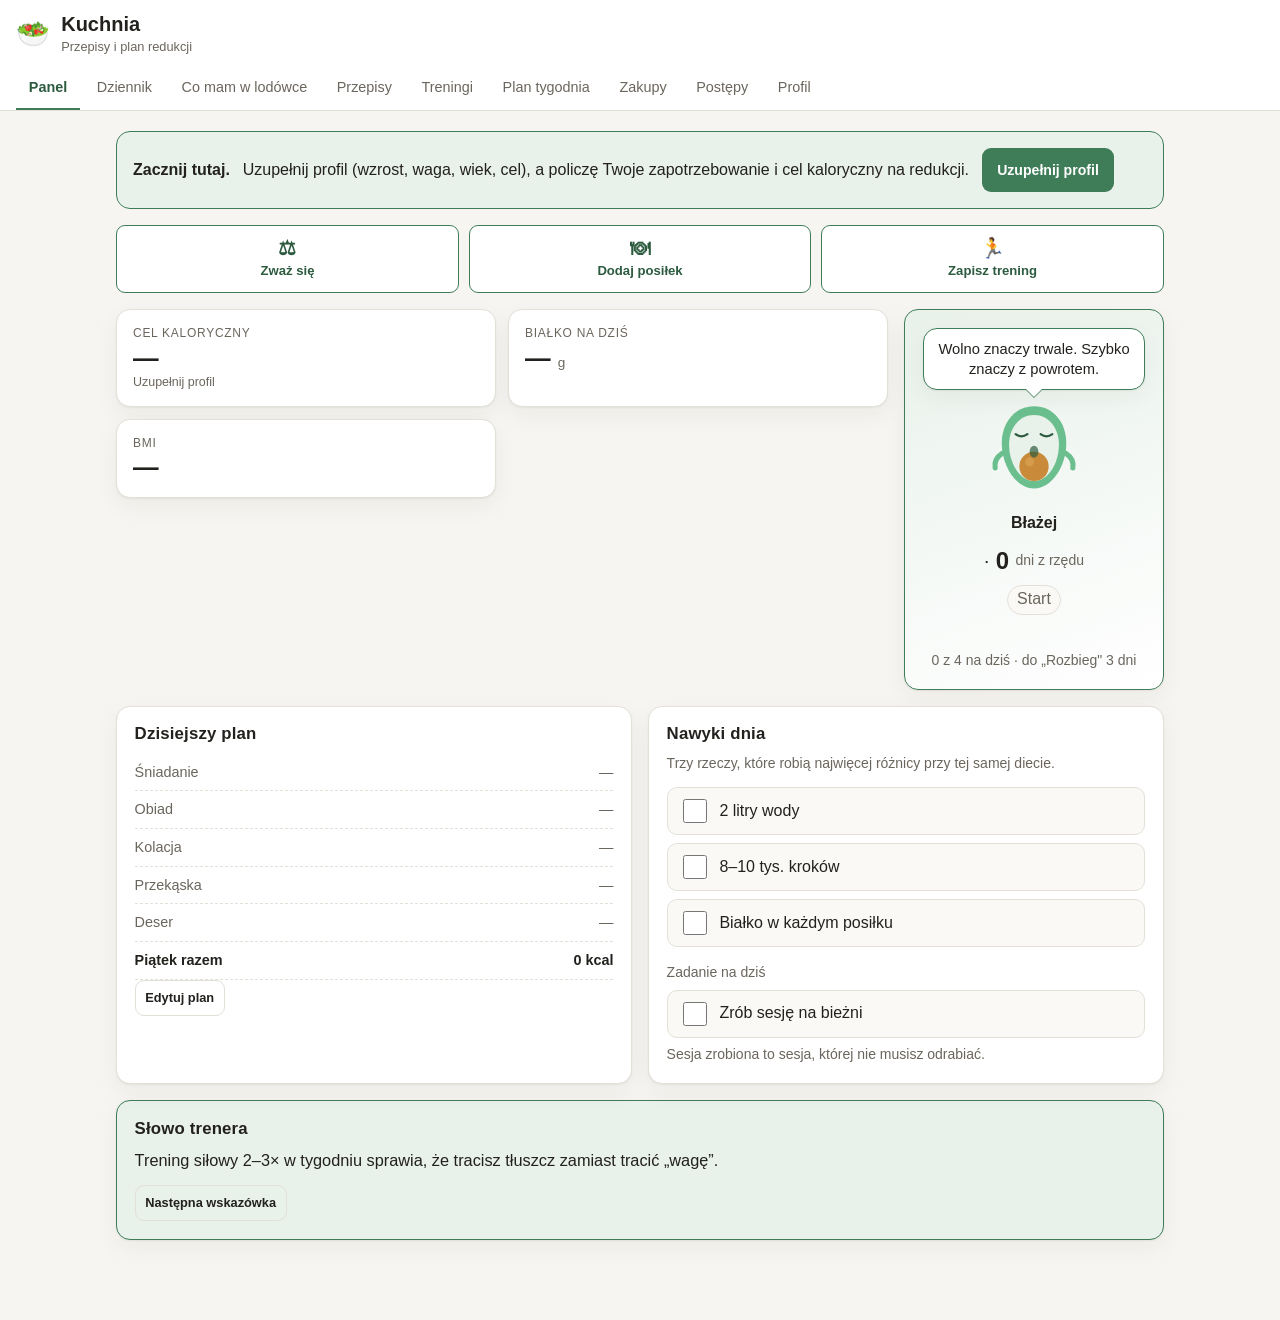
<file: index.html>
<!DOCTYPE html>
<html lang="pl">
<head>
  <meta charset="utf-8">
  <meta name="viewport" content="width=device-width, initial-scale=1, viewport-fit=cover">
  <title>Kuchnia — Przepisy i redukcja</title>
  <meta name="description" content="Przepisy dopasowane do zawartości lodówki, plan tygodnia, lista zakupów i dziennik wagi.">
  <meta name="theme-color" content="#3f7d58">
  <meta name="mobile-web-app-capable" content="yes">
  <meta name="apple-mobile-web-app-capable" content="yes">
  <meta name="apple-mobile-web-app-status-bar-style" content="default">
  <meta name="apple-mobile-web-app-title" content="Kuchnia">
  <link rel="stylesheet" href="assets/css/style.css">
  <link rel="manifest" href="manifest.json">
  <link rel="icon" href="assets/icons/icon.svg" type="image/svg+xml">
  <link rel="apple-touch-icon" href="assets/icons/apple-touch-icon.png">
</head>
<body>

<header class="topbar">
  <div class="brand">
    <span class="brand-mark">🥗</span>
    <div>
      <h1>Kuchnia</h1>
      <p class="brand-sub">Przepisy i plan redukcji</p>
    </div>
  </div>
  <nav class="tabs" id="tabs">
    <button class="tab is-active" data-view="panel">Panel</button>
    <button class="tab" data-view="dziennik">Dziennik</button>
    <button class="tab" data-view="lodowka">Co mam w lodówce</button>
    <button class="tab" data-view="przepisy">Przepisy</button>
    <button class="tab" data-view="treningi">Treningi</button>
    <button class="tab" data-view="plan">Plan tygodnia</button>
    <button class="tab" data-view="zakupy">Zakupy</button>
    <button class="tab" data-view="postepy">Postępy</button>
    <button class="tab" data-view="profil">Profil</button>
  </nav>
</header>

<main id="app">

  <!-- ======================= PANEL ======================= -->
  <section class="view is-active" id="view-panel">
    <div id="panel-setup" class="callout hidden">
      <strong>Zacznij tutaj.</strong> Uzupełnij profil (wzrost, waga, wiek, cel),
      a policzę Twoje zapotrzebowanie i cel kaloryczny na redukcji.
      <button class="btn btn-primary" data-goto="profil">Uzupełnij profil</button>
    </div>

    <div class="quick" id="panel-quick"></div>

    <div class="panel-top">
      <div class="stat-grid" id="panel-stats"></div>
      <div class="card mascot-card" id="panel-mascot"></div>
    </div>

    <div class="cols">
      <div class="card">
        <h2>Dzisiejszy plan</h2>
        <div id="panel-today"></div>
      </div>
      <div class="card">
        <h2>Nawyki dnia</h2>
        <p class="muted small">Trzy rzeczy, które robią najwięcej różnicy przy tej samej diecie.</p>
        <div id="panel-habits" class="habits"></div>
        <div id="panel-task"></div>
      </div>
    </div>

    <div class="card tip-card">
      <h2>Słowo trenera</h2>
      <p id="panel-tip" class="tip-text"></p>
      <button class="btn btn-ghost btn-sm" id="tip-next">Następna wskazówka</button>
    </div>
  </section>

  <!-- ======================= DZIENNIK ======================= -->
  <section class="view" id="view-dziennik">
    <div class="card">
      <div class="row row-wrap" style="justify-content:space-between">
        <h2 style="margin:0">Co dziś zjadłem</h2>
        <label class="field" style="max-width:170px">Dzień
          <input type="date" id="d-date">
        </label>
      </div>
      <div id="diary-summary"></div>
    </div>

    <div class="card">
      <h2>Dodaj do dziennika</h2>
      <div class="chips" id="diary-source">
        <button class="chip is-active" data-src="przepisy">Z przepisów</button>
        <button class="chip" data-src="produkty">Produkty</button>
        <button class="chip" data-src="baza">Szukaj w bazie online</button>
        <button class="chip" data-src="fastfood">Na mieście</button>
        <button class="chip" data-src="wlasne">Moje potrawy</button>
        <button class="chip" data-src="reczne">Wpisz ręcznie</button>
      </div>
      <div id="diary-add"></div>
    </div>

    <div class="card">
      <h2>Posiłki dnia</h2>
      <div id="diary-list"></div>
    </div>

    <div class="card">
      <h2>Kreator własnej potrawy</h2>
      <p class="muted">
        Składasz danie ze składników — np. pinsa, szynka, ser — a aplikacja
        liczy kalorie całości i jednej porcji. Gotową potrawę zapiszesz
        i użyjesz jednym kliknięciem następnym razem.
      </p>
      <div class="row row-wrap">
        <label class="field" style="flex:2;min-width:180px">Składnik
          <input type="text" id="comp-name" list="comp-list" placeholder="np. ser żółty">
          <datalist id="comp-list"></datalist>
        </label>
        <label class="field">Ilość (g)
          <input type="text" inputmode="decimal" id="comp-qty" placeholder="np. 50">
        </label>
        <button class="btn btn-ghost" id="comp-add">Dodaj składnik</button>
      </div>
      <div id="comp-items"></div>
      <div class="row row-wrap" style="margin-top:.6rem">
        <label class="field" style="flex:2;min-width:180px">Nazwa potrawy
          <input type="text" id="comp-title" placeholder="np. Pinsa z szynką i serem">
        </label>
        <label class="field">Porcji
          <input type="text" inputmode="numeric" id="comp-serv" value="1">
        </label>
        <button class="btn btn-primary" id="comp-save">Zapisz potrawę</button>
      </div>
    </div>

    <div class="card">
      <h2>Post przerywany</h2>
      <div id="fasting-box"></div>
    </div>
  </section>

  <!-- ======================= LODÓWKA ======================= -->
  <section class="view" id="view-lodowka">
    <div class="card">
      <h2>Co masz w lodówce?</h2>
      <p class="muted">
        Wypisz produkty po przecinku — np. <em>kurczak, ryż, papryka, jogurt</em>.
        Wybierz posiłek, a dopasuję przepisy i pokażę, czego brakuje.
        Sól, pieprz, oliwa i podstawowe przyprawy są zakładane z góry.
      </p>
      <textarea id="fridge-input" rows="3" placeholder="kurczak, ryż, papryka, cebula, jogurt naturalny…"></textarea>
      <div class="chips" id="fridge-meal">
          <button class="chip is-active" data-meal="all">Wszystko</button>
          <button class="chip" data-meal="sniadanie">Śniadanie</button>
          <button class="chip" data-meal="obiad">Obiad</button>
          <button class="chip" data-meal="kolacja">Kolacja</button>
          <button class="chip" data-meal="deser">Deser</button>
        <button class="chip" data-meal="przekaska">Przekąska</button>
      </div>
      <button class="btn btn-primary" id="fridge-go" style="width:100%">Szukaj propozycji</button>
      <label class="habit" style="margin-top:.2rem">
        <input type="checkbox" id="fridge-strict">
        <span>Pokaż tylko to, co zrobię bez wychodzenia do sklepu</span>
      </label>
    </div>
    <div id="fridge-results"></div>
  </section>

  <!-- ======================= TRENINGI ======================= -->
  <section class="view" id="view-treningi">
    <div class="card" id="training-intro"></div>

    <div class="stat-grid" id="training-stats"></div>

    <div class="card">
      <h2>Zapisz trening</h2>
      <div class="row row-wrap">
        <label class="field">Rodzaj
          <select id="t-kind">
            <option value="biezn">Bieżnia</option>
            <option value="sila">Trening siłowy</option>
            <option value="spacer">Spacer na zewnątrz</option>
          </select>
        </label>
        <label class="field">Minuty
          <input type="text" inputmode="numeric" id="t-min" placeholder="np. 30">
        </label>
        <label class="field">Intensywność
          <select id="t-int"></select>
        </label>
        <button class="btn btn-primary" id="t-add">Zapisz</button>
      </div>
      <p class="muted small" id="t-preview"></p>
    </div>

    <div class="card">
      <h2>Program bieżni — 12 tygodni</h2>
      <div id="treadmill-now"></div>
      <details style="margin-top:.8rem">
        <summary class="muted small">Pokaż cały program</summary>
        <div id="treadmill-all"></div>
      </details>
    </div>

    <div class="cols">
      <div class="card" id="strength-a"></div>
      <div class="card" id="strength-b"></div>
    </div>

    <div class="card">
      <h2>Tydzień treningowy</h2>
      <div id="week-template"></div>
    </div>

    <div class="card tip-card">
      <h2>Trener — trening</h2>
      <p id="training-tip" class="tip-text"></p>
      <button class="btn btn-ghost btn-sm" id="ttip-next">Następna wskazówka</button>
    </div>

    <div class="card">
      <h2>Historia treningów</h2>
      <div id="training-history"></div>
    </div>
  </section>

  <!-- ======================= PRZEPISY ======================= -->
  <section class="view" id="view-przepisy">
    <div class="card filters">
      <input type="search" id="search" placeholder="Szukaj przepisu lub składnika…" style="margin-bottom:.6rem">
      <div class="chips" id="filter-meal">
        <button class="chip is-active" data-meal="all">Wszystkie</button>
        <button class="chip" data-meal="sniadanie">Śniadania</button>
        <button class="chip" data-meal="obiad">Obiady</button>
        <button class="chip" data-meal="kolacja">Kolacje</button>
        <button class="chip" data-meal="deser">Desery</button>
        <button class="chip" data-meal="przekaska">Przekąski</button>
        <button class="chip" data-meal="fav">★ Ulubione</button>
      </div>
      <div class="row row-wrap">
        <label class="field">Maks. kcal / porcja
          <input type="number" id="filter-kcal" placeholder="np. 500" min="0" step="50">
        </label>
        <label class="field">Maks. czas (min)
          <input type="number" id="filter-time" placeholder="np. 20" min="0" step="5">
        </label>
        <label class="field">Tag
          <select id="filter-tag"><option value="">— dowolny —</option></select>
        </label>
      </div>
    </div>
    <div class="row"><button class="btn btn-ghost" id="add-recipe-open">+ Dodaj własny przepis</button></div>
    <p class="muted small" id="recipe-count"></p>
    <div class="recipe-grid" id="recipe-list"></div>
  </section>

  <!-- ======================= PLAN ======================= -->
  <section class="view" id="view-plan">
    <div class="card">
      <h2>Plan tygodnia</h2>
      <p class="muted">
        Ułóż tydzień z góry. Pod każdym dniem widzisz sumę kalorii i to, czy
        mieścisz się w celu. Kliknij pole, żeby wybrać przepis.
      </p>
      <div class="row">
        <button class="btn btn-ghost" id="plan-clear">Wyczyść plan</button>
        <button class="btn btn-ghost" id="plan-auto">Ułóż automatycznie</button>
      </div>
    </div>
    <div class="plan-grid" id="plan-grid"></div>
  </section>

  <!-- ======================= ZAKUPY ======================= -->
  <section class="view" id="view-zakupy">
    <div class="card">
      <h2>Lista zakupów</h2>
      <p class="muted">Generowana z planu tygodnia. Te same składniki są sumowane.</p>
      <div class="row">
        <button class="btn btn-primary" id="shop-build">Zbuduj z planu tygodnia</button>
        <button class="btn btn-ghost" id="shop-uncheck">Odznacz wszystko</button>
      </div>
    </div>
    <div class="card" id="shop-list"></div>
  </section>

  <!-- ======================= POSTĘPY ======================= -->
  <section class="view" id="view-postepy">
    <div class="card">
      <h2>Dziennik wagi</h2>
      <div class="row row-wrap">
        <label class="field">Data
          <input type="date" id="w-date">
        </label>
        <label class="field">Waga (kg)
          <input type="text" inputmode="decimal" id="w-kg" placeholder="np. 92,4">
        </label>
        <button class="btn btn-primary" id="w-add">Zapisz pomiar</button>
      </div>
      <p class="muted small">Ważenie: rano, po toalecie, przed jedzeniem. Zawsze tak samo.</p>
    </div>
    <div class="card">
      <h2>Wykres</h2>
      <div id="chart"></div>
    </div>
    <div class="card">
      <h2>Historia</h2>
      <div id="w-history"></div>
    </div>
  </section>

  <!-- ======================= PROFIL ======================= -->
  <section class="view" id="view-profil">
    <div class="card">
      <h2>Twoje dane</h2>
      <div class="form-grid">
        <label class="field">Płeć
          <select id="p-sex">
            <option value="m">Mężczyzna</option>
            <option value="k">Kobieta</option>
          </select>
        </label>
        <label class="field">Wiek (lata)
          <input type="number" id="p-age" min="14" max="100">
        </label>
        <label class="field">Wzrost (cm)
          <input type="number" id="p-height" min="120" max="230">
        </label>
        <label class="field">Waga teraz (kg)
          <input type="text" inputmode="decimal" id="p-weight" placeholder="np. 92,4">
        </label>
        <label class="field">Waga docelowa (kg)
          <input type="text" inputmode="decimal" id="p-target" placeholder="np. 85">
        </label>
        <label class="field">Aktywność
          <select id="p-activity"></select>
        </label>
        <label class="field">Tempo chudnięcia
          <select id="p-pace"></select>
        </label>
        <label class="field">Własny cel kcal (opcjonalnie)
          <input type="text" inputmode="numeric" id="p-goal" placeholder="np. 2100">
        </label>
      </div>
      <p class="muted small">
        Pole „własny cel" nadpisuje wyliczenie wzorem. Zostaw puste, żeby
        aplikacja liczyła sama. Wpisz wartość, jeśli chcesz zejść niżej lub
        wyżej niż podpowiedź — np. 2100 zamiast 2300.
      </p>
      <button class="btn btn-primary" id="p-save">Zapisz profil</button>
      <div id="p-summary" class="summary"></div>
    </div>

    <div class="card">
      <h2>Dane i kopia zapasowa</h2>
      <p class="muted">
        Wszystko zapisuje się wyłącznie w tej przeglądarce. Wyczyszczenie danych
        przeglądarki skasuje też Twoją historię — zrób kopię.
      </p>
      <div class="row">
        <button class="btn btn-ghost" id="d-export">Pobierz kopię (JSON)</button>
        <label class="btn btn-ghost file-btn">Wczytaj kopię
          <input type="file" id="d-import" accept="application/json" hidden>
        </label>
        <button class="btn btn-danger" id="d-reset">Skasuj wszystkie dane</button>
      </div>
    </div>

    <div class="card disclaimer">
      <h2>Ważne zastrzeżenie</h2>
      <p>
        Ta aplikacja liczy szacunki na podstawie standardowych wzorów
        (Mifflin-St Jeor) i typowych wartości odżywczych produktów. To narzędzie
        organizacyjne, nie porada medyczna. Jeśli chorujesz przewlekle, bierzesz
        leki, jesteś w ciąży albo planujesz duży deficyt — skonsultuj plan
        z lekarzem lub dietetykiem klinicznym. Zapotrzebowanie policzone wzorem
        potrafi się mylić o ±10–15%; realną weryfikacją jest zmiana wagi
        w czasie, dlatego prowadź dziennik.
      </p>
    </div>
  </section>

</main>

<!-- ======================= MODALE ======================= -->
<div class="modal hidden" id="modal">
  <div class="modal-backdrop" data-close></div>
  <div class="modal-box" role="dialog" aria-modal="true">
    <button class="modal-close" data-close aria-label="Zamknij">×</button>
    <div id="modal-content"></div>
  </div>
</div>

<script src="assets/js/data.js"></script>
<script src="assets/js/products.js"></script>
<script src="assets/js/recipes-tanie.js"></script>
<script src="assets/js/diary.js"></script>
<script src="assets/js/figures.js"></script>
<script src="assets/js/training.js"></script>
<script src="assets/js/daily.js"></script>
<script src="assets/js/store.js"></script>
<script src="assets/js/app.js"></script>
<script src="assets/js/diary-ui.js"></script>
<script>
  /* Tryb offline działa tylko przez http(s) — przy otwarciu pliku z dysku
     przeglądarka blokuje service workery i po prostu to pomijamy. */
  if ('serviceWorker' in navigator && location.protocol.startsWith('http')) {
    window.addEventListener('load', () => {
      navigator.serviceWorker.register('sw.js').catch(() => {});
    });
  }
</script>
</body>
</html>
</file>
<file: assets/css/style.css>
:root {
  --bg: #f6f5f1;
  --surface: #ffffff;
  --surface-2: #faf9f6;
  --ink: #23211d;
  --ink-soft: #6b665d;
  --line: #e3e0d8;
  --accent: #3f7d58;
  --accent-soft: #e8f1ea;
  --accent-ink: #2c5b3f;
  --warn: #b4622a;
  --danger: #a93a3a;
  --radius: 14px;
  --shadow: 0 1px 2px rgba(35, 33, 29, .06), 0 8px 24px rgba(35, 33, 29, .05);
}

@media (prefers-color-scheme: dark) {
  :root {
    --bg: #16181a;
    --surface: #1e2124;
    --surface-2: #23272b;
    --ink: #e9e7e2;
    --ink-soft: #a3a099;
    --line: #33383d;
    --accent: #6bbf8e;
    --accent-soft: #23342a;
    --accent-ink: #8fd3ac;
    --warn: #d6884d;
    --danger: #d97070;
    --shadow: 0 1px 2px rgba(0, 0, 0, .4), 0 8px 24px rgba(0, 0, 0, .3);
  }
  /* Na jasnej zieleni biały tekst daje kontrast 2,2:1 — poniżej normy.
     Ciemny tekst na tym samym tle to ok. 9:1. */
  .btn-primary { color: #10231a; }
}

* { box-sizing: border-box; }

body {
  margin: 0;
  background: var(--bg);
  color: var(--ink);
  font: 16px/1.55 -apple-system, BlinkMacSystemFont, "Segoe UI", Roboto, "Helvetica Neue", Arial, sans-serif;
  -webkit-font-smoothing: antialiased;
}

h1, h2, h3 { line-height: 1.25; margin: 0 0 .5rem; }
h1 { font-size: 1.25rem; }
h2 { font-size: 1.05rem; letter-spacing: .01em; }
p { margin: 0 0 .75rem; }
.muted { color: var(--ink-soft); }
.small { font-size: .875rem; }
.hidden { display: none !important; }

/* ---------- Topbar ---------- */
.topbar {
  position: sticky; top: 0; z-index: 20;
  background: var(--surface);
  border-bottom: 1px solid var(--line);
  /* env(safe-area-*) chroni treść przed wcięciem ekranu (notch, Dynamic
     Island) w trybie pełnoekranowym na iPhonie */
  padding: calc(.75rem + env(safe-area-inset-top)) calc(1rem + env(safe-area-inset-right)) 0
           calc(1rem + env(safe-area-inset-left));
}
.brand { display: flex; align-items: center; gap: .7rem; margin-bottom: .6rem; }
.brand-mark { font-size: 1.7rem; }
.brand h1 { margin: 0; }
.brand-sub { margin: 0; font-size: .8rem; color: var(--ink-soft); }

.tabs { display: flex; gap: .25rem; overflow-x: auto; scrollbar-width: none; }
.tabs::-webkit-scrollbar { display: none; }
.tab {
  flex: 0 0 auto;
  background: none; border: 0; border-bottom: 2px solid transparent;
  padding: .55rem .8rem; font: inherit; font-size: .9rem;
  color: var(--ink-soft); cursor: pointer; white-space: nowrap;
}
.tab:hover { color: var(--ink); }
.tab.is-active { color: var(--accent-ink); border-bottom-color: var(--accent); font-weight: 600; }

/* ---------- Layout ---------- */
main {
  max-width: 1080px; margin: 0 auto;
  padding: 1.25rem calc(1rem + env(safe-area-inset-right)) calc(4rem + env(safe-area-inset-bottom))
           calc(1rem + env(safe-area-inset-left));
}
.view { display: none; }
.view.is-active { display: block; animation: fade .18s ease; }
@keyframes fade { from { opacity: 0; transform: translateY(4px); } to { opacity: 1; transform: none; } }

.card {
  background: var(--surface);
  border: 1px solid var(--line);
  border-radius: var(--radius);
  padding: 1.1rem;
  margin-bottom: 1rem;
  box-shadow: var(--shadow);
}
.cols { display: grid; grid-template-columns: 1fr 1fr; gap: 1rem; }
@media (max-width: 760px) { .cols { grid-template-columns: 1fr; } }

.row { display: flex; gap: .6rem; align-items: flex-end; margin-bottom: .6rem; }
.row-wrap { flex-wrap: wrap; }
.row > input[type="search"] { flex: 1; }

/* ---------- Formularze ---------- */
.field { display: flex; flex-direction: column; gap: .3rem; font-size: .82rem; color: var(--ink-soft); }
input, select, textarea {
  /* 16px to próg, poniżej którego Safari na iOS przybliża widok przy
     każdym dotknięciu pola — stąd sztywny rozmiar zamiast dziedziczenia */
  font: inherit; font-size: 16px; color: var(--ink);
  background: var(--surface-2);
  border: 1px solid var(--line);
  border-radius: 9px; padding: .5rem .65rem;
  width: 100%;
}
textarea { resize: vertical; margin-bottom: .6rem; }
input:focus, select:focus, textarea:focus {
  outline: 2px solid var(--accent); outline-offset: 1px; border-color: transparent;
}
.form-grid {
  display: grid; grid-template-columns: repeat(auto-fit, minmax(180px, 1fr));
  gap: .75rem; margin-bottom: 1rem;
}

.btn {
  font: inherit; font-size: .88rem; font-weight: 600;
  border: 1px solid transparent; border-radius: 9px;
  padding: .5rem .9rem; cursor: pointer; white-space: nowrap;
  background: var(--surface-2); color: var(--ink);
}
.btn:hover { filter: brightness(.97); }
.btn-primary { background: var(--accent); color: #fff; }
.btn-ghost { background: transparent; border-color: var(--line); color: var(--ink); }
.btn-danger { background: transparent; border-color: var(--danger); color: var(--danger); }
.btn-sm { padding: .3rem .6rem; font-size: .8rem; }
.file-btn { display: inline-block; }

.chips { display: flex; flex-wrap: wrap; gap: .4rem; margin-bottom: .6rem; }
.chip {
  font: inherit; font-size: .82rem;
  background: var(--surface-2); color: var(--ink-soft);
  border: 1px solid var(--line); border-radius: 999px;
  padding: .3rem .75rem; cursor: pointer;
}
.chip.is-active { background: var(--accent-soft); color: var(--accent-ink); border-color: var(--accent); font-weight: 600; }

/* ---------- Panel ---------- */
.callout {
  background: var(--accent-soft); border: 1px solid var(--accent);
  border-radius: var(--radius); padding: 1rem; margin-bottom: 1rem;
  display: flex; align-items: center; gap: .8rem; flex-wrap: wrap;
}
.stat-grid {
  display: grid; grid-template-columns: repeat(auto-fit, minmax(150px, 1fr));
  gap: .75rem; margin-bottom: 1rem;
}
.stat {
  background: var(--surface); border: 1px solid var(--line);
  border-radius: var(--radius); padding: .85rem 1rem; box-shadow: var(--shadow);
}
.stat-label { font-size: .75rem; text-transform: uppercase; letter-spacing: .06em; color: var(--ink-soft); }
.stat-value { font-size: 1.6rem; font-weight: 700; line-height: 1.2; }
.stat-unit { font-size: .85rem; font-weight: 500; color: var(--ink-soft); }
.stat-note { font-size: .78rem; color: var(--ink-soft); }
.stat-note.good { color: var(--accent-ink); }
.stat-note.warn { color: var(--warn); }

.habits { display: flex; flex-direction: column; gap: .5rem; }
.habit {
  display: flex; align-items: center; gap: .6rem;
  padding: .5rem .7rem; border: 1px solid var(--line);
  border-radius: 10px; cursor: pointer; background: var(--surface-2);
}
.habit input { width: auto; }
.habit.done { background: var(--accent-soft); border-color: var(--accent); }

/* ---------- Ilustracje ćwiczeń ---------- */
.exercise-body { display: flex; gap: .9rem; align-items: flex-start; margin-top: .5rem; }
.exfig {
  width: 116px; height: 126px; flex: 0 0 auto;
  background: var(--surface); border: 1px solid var(--line); border-radius: 10px;
}
/* dwie klatki na przemian — rysunek pokazuje ruch, nie zastygłą pozę */
.exfig-a { animation: frame-a 2.4s steps(1, end) infinite; }
.exfig-b { animation: frame-b 2.4s steps(1, end) infinite; }
@keyframes frame-a { 0%, 45% { opacity: 1 } 50%, 100% { opacity: 0 } }
@keyframes frame-b { 0%, 45% { opacity: 0 } 50%, 100% { opacity: 1 } }

@media (prefers-reduced-motion: reduce) {
  /* bez animacji pokazujemy obie fazy naraz, jedna półprzezroczysta */
  .exfig-a { animation: none; opacity: .35 }
  .exfig-b { animation: none; opacity: 1 }
}
@media (max-width: 420px) {
  .exercise-body { flex-direction: column; align-items: center; }
  .exfig { width: 140px; height: 152px; }
  .exercise-body > div { width: 100%; }
}

.alts { border-left: 3px solid var(--accent); padding-left: .7rem; margin-top: .4rem; }
.alts-title { margin: 0 0 .35rem; font-size: .82rem; font-weight: 700; color: var(--accent-ink); }
.alt { margin-bottom: .35rem; font-size: .88rem; }
.alt strong { display: block; }

/* ---------- Panel: kafelki 2×2 obok maskotki ---------- */
.panel-top { display: grid; grid-template-columns: minmax(0, 1fr) 260px; gap: 1rem; margin-bottom: 1rem; }
.panel-top .stat-grid { grid-template-columns: repeat(2, minmax(0, 1fr)); margin-bottom: 0; align-content: start; }
@media (max-width: 780px) {
  .panel-top { grid-template-columns: 1fr; }
}

/* ---------- Maskotka ---------- */
.mascot-card {
  background: linear-gradient(160deg, var(--accent-soft), var(--surface));
  border-color: var(--accent);
  display: flex; flex-direction: column; align-items: center;
  text-align: center; gap: .35rem; margin-bottom: 0;
}
.mascot-name { margin: 0; font-weight: 700; }
.mascot-svg { width: 96px; height: 110px; flex: 0 0 auto; overflow: visible; }

/* chmurka z ogonkiem wskazującym maskotkę */
.bubble {
  position: relative;
  background: var(--surface); border: 1px solid var(--accent);
  border-radius: 14px; padding: .6rem .8rem;
  font-size: .92rem; line-height: 1.4; width: 100%;
  box-shadow: var(--shadow);
  animation: bubble-in .35s ease;
}
.bubble::after, .bubble::before {
  content: ''; position: absolute; top: 100%; left: 50%;
  border: 9px solid transparent; border-top-color: var(--accent);
  transform: translateX(-50%);
}
.bubble::before { margin-top: 0; }
.bubble::after { border-top-color: var(--surface); margin-top: -1.5px; }
@keyframes bubble-in {
  from { opacity: 0; transform: translateY(-6px) scale(.97) }
  to   { opacity: 1; transform: none }
}

/* delikatne bujanie w miejscu — maskotka ma "żyć", nie rozpraszać */
.mascot-body { animation: bob 3.4s ease-in-out infinite; transform-origin: 65px 130px; }
@keyframes bob { 0%, 100% { transform: translateY(0) } 50% { transform: translateY(-5px) } }

/* podniecone podskoki po komplecie zadań */
.mascot-svg[data-face="proud"] .mascot-body { animation: jump .85s cubic-bezier(.3,.7,.4,1) infinite; }
@keyframes jump {
  0%, 100% { transform: translateY(0) scaleY(1) }
  25%      { transform: translateY(-13px) scaleY(1.05) }
  55%      { transform: translateY(0) scaleY(.94) }
}

/* machanie ręką, gdy jest wesoło */
.mascot-svg[data-face="happy"] .mascot-arm-r,
.mascot-svg[data-face="proud"] .mascot-arm-r { animation: wave 1s ease-in-out infinite; transform-origin: 108px 78px; }
@keyframes wave { 0%, 100% { transform: rotate(0) } 50% { transform: rotate(-26deg) } }

/* senne "z" unoszące się do góry */
.mascot-z { animation: zzz 2.6s ease-out infinite; opacity: 0; }
.mascot-z2 { animation-delay: 1.3s; }
@keyframes zzz {
  0%   { opacity: 0; transform: translate(0, 6px) }
  30%  { opacity: .9 }
  100% { opacity: 0; transform: translate(7px, -18px) }
}

.mascot-svg[data-face="sleep"] .mascot-body { animation: breathe 4.2s ease-in-out infinite; }
@keyframes breathe { 0%, 100% { transform: scale(1) } 50% { transform: scale(1.035) } }

/* reakcja na kliknięcie — maskotka podskakuje i wierci się z radości */
.mascot-card { cursor: pointer; user-select: none; }
.mascot-svg.petted { animation: petted 3.4s ease-out; }
@keyframes petted {
  0%   { transform: scale(1) rotate(0) }
  8%   { transform: scale(1.16) rotate(-7deg) }
  18%  { transform: scale(1.12) rotate(7deg) }
  28%  { transform: scale(1.16) rotate(-5deg) }
  38%  { transform: scale(1.1) rotate(4deg) }
  50%  { transform: scale(1.06) rotate(0) }
  100% { transform: scale(1) rotate(0) }
}

.streak { display: flex; align-items: center; gap: .4rem; font-size: 1.05rem; flex-wrap: wrap; }
.streak strong { font-size: 1.5rem; }
.streak-flame { font-size: 1.2rem; }
.mascot-progress { height: 7px; border-radius: 4px; background: var(--line); overflow: hidden; margin: .6rem 0 .2rem; }
.mascot-progress i { display: block; height: 100%; background: var(--accent); transition: width .4s ease; }

@media (prefers-reduced-motion: reduce) {
  .mascot-body, .mascot-arm-r, .mascot-z { animation: none !important; }
}

@media (max-width: 460px) {
  .mascot-svg { width: 74px; height: 86px; }
  .mascot-line { font-size: .95rem; }
}

.tip-card { background: var(--accent-soft); border-color: var(--accent); }
.tip-text { font-size: 1.02rem; }

.today-row {
  display: flex; justify-content: space-between; gap: .6rem;
  padding: .45rem 0; border-bottom: 1px dashed var(--line); font-size: .9rem;
}
.today-row:last-child { border-bottom: 0; }
.today-row .meal { color: var(--ink-soft); }

/* ---------- Przepisy ---------- */
.recipe-grid {
  display: grid; grid-template-columns: repeat(auto-fill, minmax(250px, 1fr)); gap: .9rem;
}
.recipe {
  background: var(--surface); border: 1px solid var(--line);
  border-radius: var(--radius); padding: .9rem; box-shadow: var(--shadow);
  display: flex; flex-direction: column; gap: .5rem; cursor: pointer;
  transition: transform .12s ease, box-shadow .12s ease;
}
.recipe:hover { transform: translateY(-2px); box-shadow: 0 4px 8px rgba(0,0,0,.07), 0 12px 32px rgba(0,0,0,.07); }
.recipe-head { display: flex; justify-content: space-between; gap: .5rem; align-items: flex-start; }
.recipe-name { font-weight: 650; line-height: 1.3; }
.fav-btn { background: none; border: 0; font-size: 1.15rem; cursor: pointer; padding: 0; color: var(--ink-soft); }
.fav-btn.on { color: #e0a92b; }
.recipe-meta { display: flex; flex-wrap: wrap; gap: .35rem; font-size: .78rem; }
.pill { background: var(--surface-2); border: 1px solid var(--line); border-radius: 999px; padding: .1rem .55rem; color: var(--ink-soft); }
.pill.kcal { background: var(--accent-soft); border-color: var(--accent); color: var(--accent-ink); font-weight: 600; }
.macro-bar { display: flex; height: 6px; border-radius: 3px; overflow: hidden; background: var(--line); }
.macro-bar span:nth-child(1) { background: var(--accent); }
.macro-bar span:nth-child(2) { background: #d8a13c; }
.macro-bar span:nth-child(3) { background: #7d9fc4; }
.macro-legend { display: flex; gap: .7rem; font-size: .75rem; color: var(--ink-soft); }

/* ---------- Lodówka ---------- */
.match-bar { height: 6px; border-radius: 3px; background: var(--line); overflow: hidden; }
.match-bar i { display: block; height: 100%; background: var(--accent); }
.missing { font-size: .8rem; color: var(--warn); }
.have { font-size: .8rem; color: var(--accent-ink); }
.group-title { margin: 1.2rem 0 .6rem; font-size: .95rem; }

/* ---------- Plan ---------- */
.plan-grid { display: grid; grid-template-columns: repeat(auto-fit, minmax(210px, 1fr)); gap: .8rem; }
.day {
  background: var(--surface); border: 1px solid var(--line);
  border-radius: var(--radius); padding: .8rem; box-shadow: var(--shadow);
}
.day h3 { font-size: .9rem; margin-bottom: .5rem; }
.slot {
  border: 1px dashed var(--line); border-radius: 9px;
  padding: .4rem .55rem; margin-bottom: .4rem; cursor: pointer;
  font-size: .82rem; background: var(--surface-2);
}
.slot:hover { border-color: var(--accent); }
.slot .slot-label { font-size: .7rem; text-transform: uppercase; letter-spacing: .05em; color: var(--ink-soft); }
.slot.filled { border-style: solid; }
.day-total { font-size: .82rem; font-weight: 600; padding-top: .4rem; border-top: 1px solid var(--line); }
.day-total.over { color: var(--warn); }
.day-total.under { color: #7d7ac4; }
.day-total.ok { color: var(--accent-ink); }

/* ---------- Zakupy ---------- */
.shop-cat { margin: 1rem 0 .4rem; font-size: .8rem; text-transform: uppercase; letter-spacing: .06em; color: var(--ink-soft); }
.shop-item {
  display: flex; align-items: center; gap: .6rem;
  padding: .45rem 0; border-bottom: 1px solid var(--line); font-size: .92rem;
}
.shop-item input { width: auto; }
.shop-item.done { color: var(--ink-soft); text-decoration: line-through; }

/* ---------- Postępy ---------- */
#chart svg { width: 100%; height: auto; display: block; }
.hist-row {
  display: flex; justify-content: space-between; align-items: center;
  padding: .45rem 0; border-bottom: 1px solid var(--line); font-size: .9rem;
}
.hist-del { background: none; border: 0; color: var(--danger); cursor: pointer; font-size: .85rem; }
.delta-down { color: var(--accent-ink); font-weight: 600; }
.delta-up { color: var(--warn); font-weight: 600; }

/* ---------- Modal ---------- */
.modal { position: fixed; inset: 0; z-index: 50; display: flex; align-items: center; justify-content: center; padding: 1rem; }
.modal-backdrop { position: absolute; inset: 0; background: rgba(20, 18, 15, .5); backdrop-filter: blur(2px); }
.modal-box {
  position: relative; background: var(--surface); border-radius: var(--radius);
  max-width: 620px; width: 100%; max-height: 86vh; overflow-y: auto;
  padding: 1.4rem; box-shadow: 0 20px 60px rgba(0,0,0,.3);
}
.modal-close {
  position: absolute; top: .5rem; right: .7rem;
  background: none; border: 0; font-size: 1.6rem; line-height: 1;
  color: var(--ink-soft); cursor: pointer;
}
.modal-box h2 { padding-right: 1.5rem; }
.modal-box ol, .modal-box ul { padding-left: 1.2rem; margin: 0 0 1rem; }
.modal-box li { margin-bottom: .4rem; }
.ing-list li { display: flex; justify-content: space-between; gap: 1rem; }
.ing-qty { color: var(--ink-soft); white-space: nowrap; }
.serving-ctl { display: flex; align-items: center; gap: .5rem; margin-bottom: .9rem; }
.serving-ctl button {
  width: 32px; height: 32px; border-radius: 8px; border: 1px solid var(--line);
  background: var(--surface-2); font-size: 1.1rem; cursor: pointer; color: var(--ink);
}
.tip-box { background: var(--accent-soft); border-left: 3px solid var(--accent); padding: .7rem .9rem; border-radius: 8px; font-size: .9rem; }
.summary { background: var(--surface-2); border-radius: 10px; padding: .9rem; margin-top: 1rem; font-size: .92rem; }
.summary strong { color: var(--accent-ink); }
.disclaimer { border-left: 3px solid var(--warn); }
.empty { text-align: center; color: var(--ink-soft); padding: 2rem 1rem; }

/* ---------- Dziennik posiłków ---------- */
.diary-head { display: flex; justify-content: space-between; align-items: center; gap: 1rem; margin-bottom: .8rem; }
.diary-kcal { font-size: 2.2rem; font-weight: 700; line-height: 1; }
.diary-ring {
  width: 74px; height: 74px; border-radius: 50%; flex: 0 0 auto;
  background: conic-gradient(var(--accent) calc(var(--pct) * 1%), var(--line) 0);
  display: grid; place-items: center; position: relative;
}
.diary-ring::after {
  content: ''; position: absolute; inset: 8px; border-radius: 50%; background: var(--surface);
}
.diary-ring span { position: relative; z-index: 1; font-weight: 700; font-size: .82rem; }

.macros { display: flex; flex-direction: column; gap: .45rem; }
.macro-row { display: flex; align-items: center; gap: .6rem; font-size: .85rem; }
.macro-label { width: 62px; color: var(--ink-soft); flex: 0 0 auto; }
.macro-track { flex: 1; height: 8px; border-radius: 4px; background: var(--line); overflow: hidden; }
.macro-track i { display: block; height: 100%; transition: width .35s ease; }
.macro-track i.m-p { background: var(--accent); }
.macro-track i.m-f { background: #d8a13c; }
.macro-track i.m-c { background: #7d9fc4; }
.macro-track i.over { background: var(--warn); }
.macro-val { width: 92px; text-align: right; color: var(--ink-soft); flex: 0 0 auto; }

.pick-list { max-height: 330px; overflow-y: auto; margin-top: .5rem; border: 1px solid var(--line); border-radius: 10px; }
.pick {
  display: flex; justify-content: space-between; gap: .8rem; align-items: center;
  padding: .55rem .7rem; border-bottom: 1px solid var(--line); cursor: pointer; font-size: .9rem;
}
.pick:last-child { border-bottom: 0; }
.pick:hover { background: var(--accent-soft); }

/* ---------- Ostrzeżenia bezpieczeństwa treningu ---------- */
.alarm {
  border: 2px solid var(--danger); border-radius: var(--radius);
  padding: .9rem 1rem; margin-top: .8rem; background: var(--surface-2);
}
.alarm h3 { color: var(--danger); margin: 0 0 .5rem; font-size: .98rem; }
.alarm ul { margin: 0 0 .6rem; padding-left: 1.15rem; }
.alarm li { margin-bottom: .3rem; font-size: .9rem; }

/* ---------- Ergonomia dotyku (wytyczna Apple: 44×44) ---------- */
.btn, .chip, .tab { min-height: 44px; }
input, select, textarea { min-height: 44px; }
input[type="checkbox"] { width: 24px; height: 24px; min-height: 24px; flex: 0 0 auto; }
.pick, .shop-item, .slot, summary { min-height: 44px; }
.pick, .shop-item { align-items: center; }
summary { display: flex; align-items: center; }
.fav-btn { width: 44px; height: 44px; display: grid; place-items: center; }
.modal-close { width: 44px; height: 44px; }
.hist-del { min-width: 44px; min-height: 44px; }
.btn-sm { min-height: 36px; }

/* Przyciski i pola nie mogą wypychać strony poza ekran telefonu */
.row { flex-wrap: wrap; }
.btn { max-width: 100%; white-space: normal; }

/* ---------- Szybkie akcje na Panelu ---------- */
.quick { display: grid; grid-template-columns: repeat(3, 1fr); gap: .6rem; margin-bottom: 1rem; }
.quick .btn {
  display: flex; flex-direction: column; gap: .2rem; align-items: center;
  padding: .7rem .4rem; font-size: .82rem; min-height: 62px;
  background: var(--surface); border: 1px solid var(--accent); color: var(--accent-ink);
}
.quick .btn span { font-size: 1.25rem; line-height: 1; }
</file>
